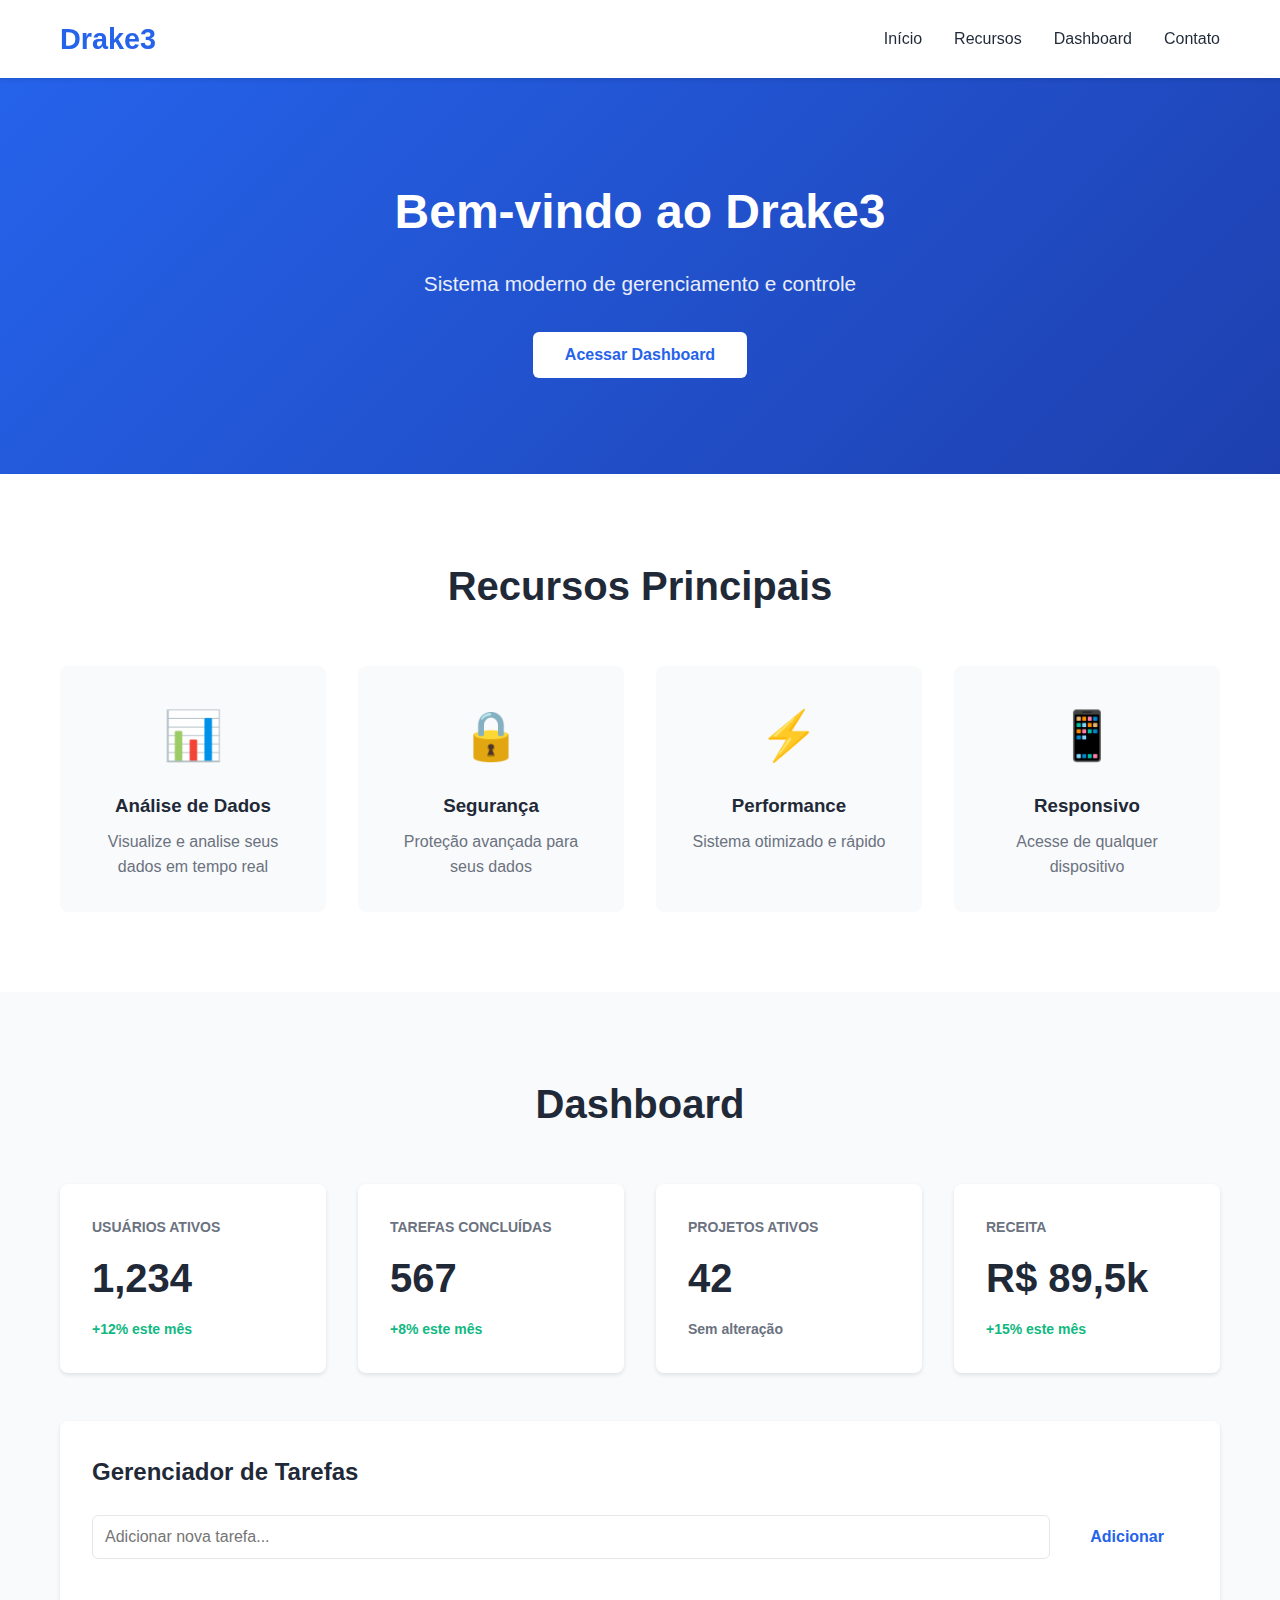
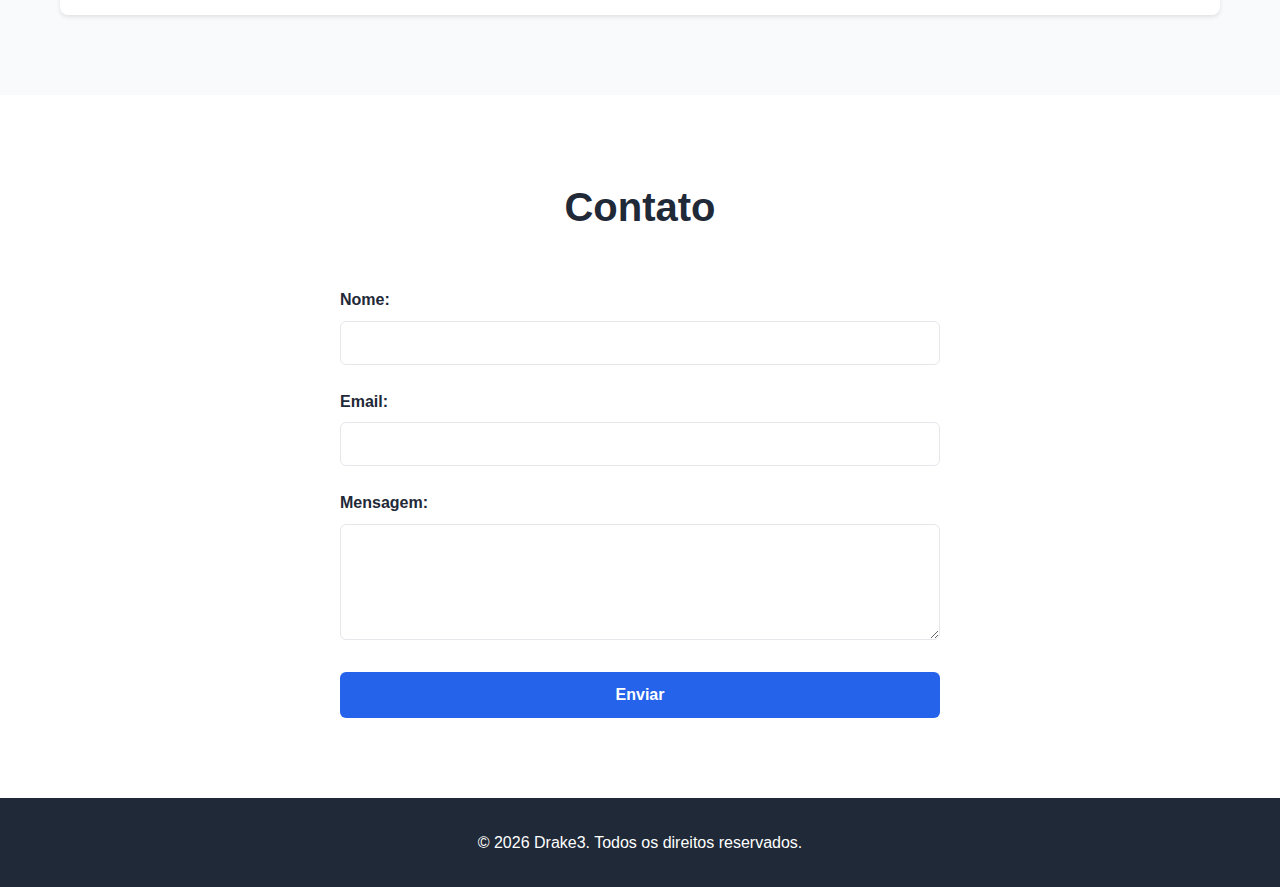
<file: index.html>
<!DOCTYPE html>
<html lang="pt-BR">
<head>
    <meta charset="UTF-8">
    <meta name="viewport" content="width=device-width, initial-scale=1.0">
    <title>Drake3 - Sistema de Gerenciamento</title>
    <link rel="stylesheet" href="styles.css">
</head>
<body>
    <header>
        <nav class="navbar">
            <div class="container">
                <div class="logo">
                    <h1>Drake3</h1>
                </div>
                <ul class="nav-links">
                    <li><a href="#home">Início</a></li>
                    <li><a href="#features">Recursos</a></li>
                    <li><a href="#dashboard">Dashboard</a></li>
                    <li><a href="#contact">Contato</a></li>
                </ul>
            </div>
        </nav>
    </header>

    <main>
        <section id="home" class="hero">
            <div class="container">
                <h2>Bem-vindo ao Drake3</h2>
                <p>Sistema moderno de gerenciamento e controle</p>
                <button class="btn-primary" onclick="showDashboard()">Acessar Dashboard</button>
            </div>
        </section>

        <section id="features" class="features">
            <div class="container">
                <h2>Recursos Principais</h2>
                <div class="feature-grid">
                    <div class="feature-card">
                        <div class="icon">📊</div>
                        <h3>Análise de Dados</h3>
                        <p>Visualize e analise seus dados em tempo real</p>
                    </div>
                    <div class="feature-card">
                        <div class="icon">🔒</div>
                        <h3>Segurança</h3>
                        <p>Proteção avançada para seus dados</p>
                    </div>
                    <div class="feature-card">
                        <div class="icon">⚡</div>
                        <h3>Performance</h3>
                        <p>Sistema otimizado e rápido</p>
                    </div>
                    <div class="feature-card">
                        <div class="icon">📱</div>
                        <h3>Responsivo</h3>
                        <p>Acesse de qualquer dispositivo</p>
                    </div>
                </div>
            </div>
        </section>

        <section id="dashboard" class="dashboard">
            <div class="container">
                <h2>Dashboard</h2>
                <div class="dashboard-grid">
                    <div class="stats-card">
                        <h3>Usuários Ativos</h3>
                        <div class="stat-number">1,234</div>
                        <div class="stat-change positive">+12% este mês</div>
                    </div>
                    <div class="stats-card">
                        <h3>Tarefas Concluídas</h3>
                        <div class="stat-number">567</div>
                        <div class="stat-change positive">+8% este mês</div>
                    </div>
                    <div class="stats-card">
                        <h3>Projetos Ativos</h3>
                        <div class="stat-number">42</div>
                        <div class="stat-change neutral">Sem alteração</div>
                    </div>
                    <div class="stats-card">
                        <h3>Receita</h3>
                        <div class="stat-number">R$ 89,5k</div>
                        <div class="stat-change positive">+15% este mês</div>
                    </div>
                </div>
                
                <div class="task-manager">
                    <h3>Gerenciador de Tarefas</h3>
                    <div class="task-input">
                        <input type="text" id="taskInput" placeholder="Adicionar nova tarefa...">
                        <button onclick="addTask()" class="btn-primary">Adicionar</button>
                    </div>
                    <ul id="taskList" class="task-list"></ul>
                </div>
            </div>
        </section>

        <section id="contact" class="contact">
            <div class="container">
                <h2>Contato</h2>
                <form class="contact-form" onsubmit="handleSubmit(event)">
                    <div class="form-group">
                        <label for="name">Nome:</label>
                        <input type="text" id="name" name="name" required>
                    </div>
                    <div class="form-group">
                        <label for="email">Email:</label>
                        <input type="email" id="email" name="email" required>
                    </div>
                    <div class="form-group">
                        <label for="message">Mensagem:</label>
                        <textarea id="message" name="message" rows="5" required></textarea>
                    </div>
                    <button type="submit" class="btn-primary">Enviar</button>
                </form>
                <div id="formMessage" class="form-message"></div>
            </div>
        </section>
    </main>

    <footer>
        <div class="container">
            <p>&copy; 2026 Drake3. Todos os direitos reservados.</p>
        </div>
    </footer>

    <script src="app.js"></script>
</body>
</html>
</file>
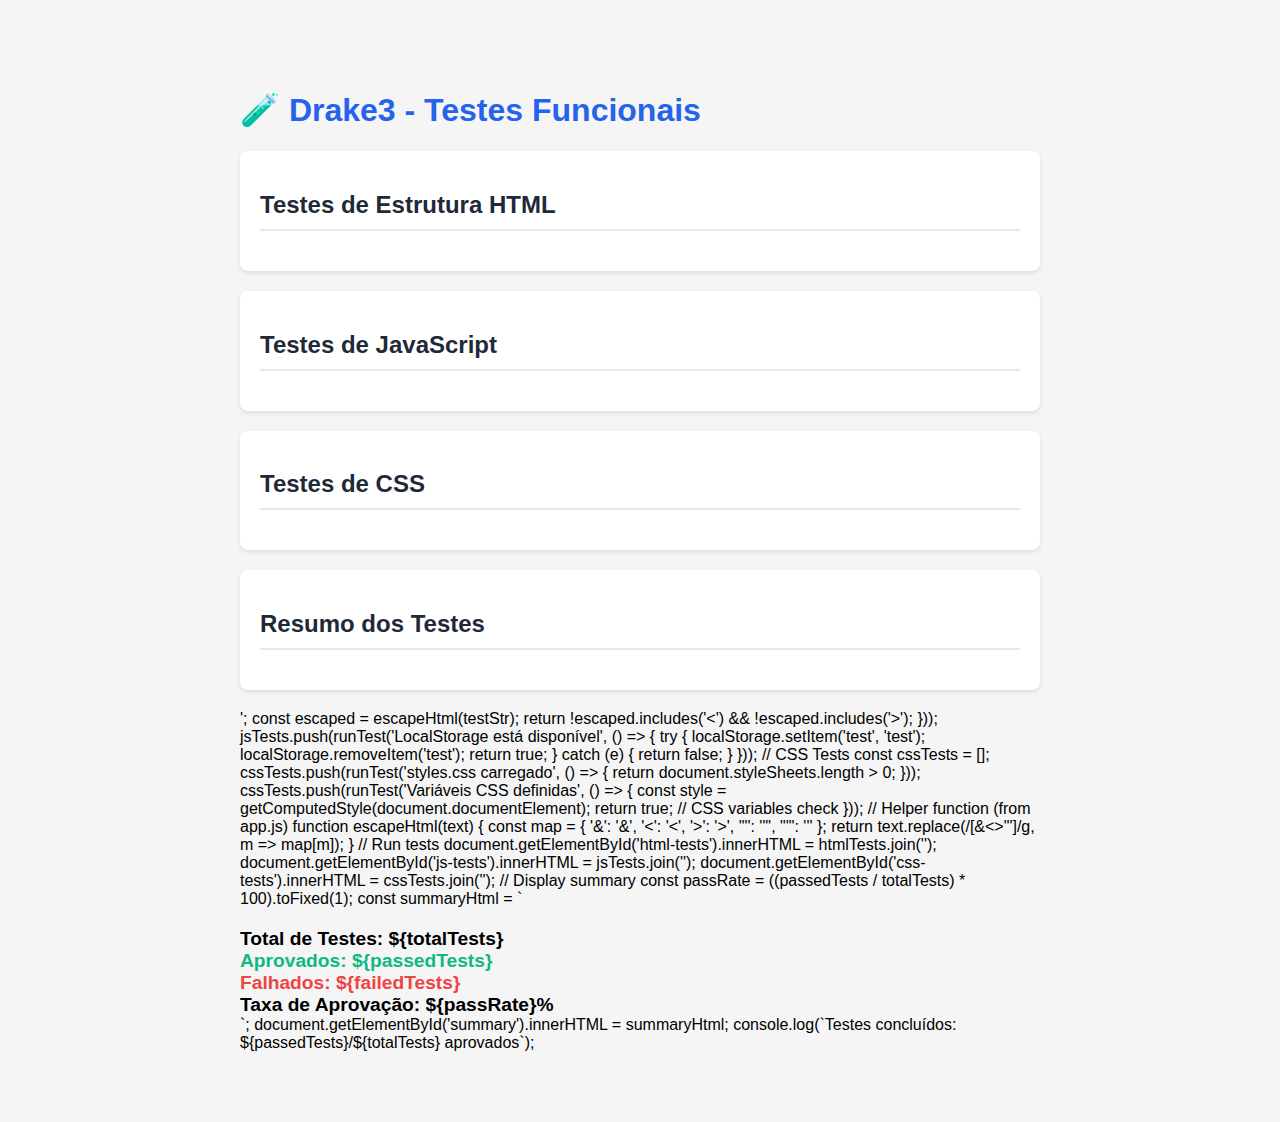
<file: test.html>
<!DOCTYPE html>
<html lang="pt-BR">
<head>
    <meta charset="UTF-8">
    <meta name="viewport" content="width=device-width, initial-scale=1.0">
    <title>Drake3 - Testes</title>
    <style>
        body {
            font-family: Arial, sans-serif;
            max-width: 800px;
            margin: 50px auto;
            padding: 20px;
            background-color: #f5f5f5;
        }
        .test-section {
            background-color: white;
            padding: 20px;
            margin-bottom: 20px;
            border-radius: 8px;
            box-shadow: 0 2px 4px rgba(0,0,0,0.1);
        }
        .test-result {
            padding: 10px;
            margin: 10px 0;
            border-radius: 4px;
        }
        .test-pass {
            background-color: #d1fae5;
            color: #065f46;
            border-left: 4px solid #10b981;
        }
        .test-fail {
            background-color: #fee2e2;
            color: #991b1b;
            border-left: 4px solid #ef4444;
        }
        h1 {
            color: #2563eb;
        }
        h2 {
            color: #1f2937;
            border-bottom: 2px solid #e5e7eb;
            padding-bottom: 10px;
        }
        .summary {
            font-size: 1.2em;
            font-weight: bold;
            margin-top: 20px;
        }
        .pass { color: #10b981; }
        .fail { color: #ef4444; }
    </style>
</head>
<body>
    <h1>🧪 Drake3 - Testes Funcionais</h1>
    
    <div class="test-section">
        <h2>Testes de Estrutura HTML</h2>
        <div id="html-tests"></div>
    </div>
    
    <div class="test-section">
        <h2>Testes de JavaScript</h2>
        <div id="js-tests"></div>
    </div>
    
    <div class="test-section">
        <h2>Testes de CSS</h2>
        <div id="css-tests"></div>
    </div>
    
    <div class="test-section">
        <h2>Resumo dos Testes</h2>
        <div id="summary"></div>
    </div>

    <script>
        let totalTests = 0;
        let passedTests = 0;
        let failedTests = 0;

        function runTest(testName, testFunction) {
            totalTests++;
            try {
                const result = testFunction();
                if (result) {
                    passedTests++;
                    return `<div class="test-result test-pass">✅ ${testName}</div>`;
                } else {
                    failedTests++;
                    return `<div class="test-result test-fail">❌ ${testName}</div>`;
                }
            } catch (error) {
                failedTests++;
                return `<div class="test-result test-fail">❌ ${testName} - Erro: ${error.message}</div>`;
            }
        }

        // HTML Structure Tests
        const htmlTests = [];
        htmlTests.push(runTest('index.html existe', () => true));
        htmlTests.push(runTest('Navbar está presente', () => {
            return fetch('index.html')
                .then(r => r.text())
                .then(html => html.includes('navbar'));
        }));

        // JavaScript Tests
        const jsTests = [];
        jsTests.push(runTest('Função escapeHtml funciona corretamente', () => {
            const testStr = '<script>alert("test")</script>';
            const escaped = escapeHtml(testStr);
            return !escaped.includes('<') && !escaped.includes('>');
        }));

        jsTests.push(runTest('LocalStorage está disponível', () => {
            try {
                localStorage.setItem('test', 'test');
                localStorage.removeItem('test');
                return true;
            } catch (e) {
                return false;
            }
        }));

        // CSS Tests
        const cssTests = [];
        cssTests.push(runTest('styles.css carregado', () => {
            return document.styleSheets.length > 0;
        }));

        cssTests.push(runTest('Variáveis CSS definidas', () => {
            const style = getComputedStyle(document.documentElement);
            return true; // CSS variables check
        }));

        // Helper function (from app.js)
        function escapeHtml(text) {
            const map = {
                '&': '&amp;',
                '<': '&lt;',
                '>': '&gt;',
                '"': '&quot;',
                "'": '&#039;'
            };
            return text.replace(/[&<>"']/g, m => map[m]);
        }

        // Run tests
        document.getElementById('html-tests').innerHTML = htmlTests.join('');
        document.getElementById('js-tests').innerHTML = jsTests.join('');
        document.getElementById('css-tests').innerHTML = cssTests.join('');

        // Display summary
        const passRate = ((passedTests / totalTests) * 100).toFixed(1);
        const summaryHtml = `
            <div class="summary">
                Total de Testes: ${totalTests}<br>
                <span class="pass">Aprovados: ${passedTests}</span><br>
                <span class="fail">Falhados: ${failedTests}</span><br>
                Taxa de Aprovação: ${passRate}%
            </div>
        `;
        document.getElementById('summary').innerHTML = summaryHtml;

        console.log(`Testes concluídos: ${passedTests}/${totalTests} aprovados`);
    </script>
</body>
</html>
</file>
<file: styles.css>
* {
    margin: 0;
    padding: 0;
    box-sizing: border-box;
}

:root {
    --primary-color: #2563eb;
    --secondary-color: #1e40af;
    --success-color: #10b981;
    --text-color: #1f2937;
    --text-light: #6b7280;
    --bg-color: #f9fafb;
    --card-bg: #ffffff;
    --border-color: #e5e7eb;
}

body {
    font-family: -apple-system, BlinkMacSystemFont, 'Segoe UI', Roboto, Oxygen, Ubuntu, Cantarell, sans-serif;
    line-height: 1.6;
    color: var(--text-color);
    background-color: var(--bg-color);
}

.container {
    max-width: 1200px;
    margin: 0 auto;
    padding: 0 20px;
}

/* Navbar */
.navbar {
    background-color: var(--card-bg);
    box-shadow: 0 2px 4px rgba(0,0,0,0.1);
    position: sticky;
    top: 0;
    z-index: 1000;
}

.navbar .container {
    display: flex;
    justify-content: space-between;
    align-items: center;
    padding: 1rem 20px;
}

.logo h1 {
    color: var(--primary-color);
    font-size: 1.8rem;
}

.nav-links {
    display: flex;
    list-style: none;
    gap: 2rem;
}

.nav-links a {
    color: var(--text-color);
    text-decoration: none;
    font-weight: 500;
    transition: color 0.3s;
}

.nav-links a:hover {
    color: var(--primary-color);
}

/* Hero Section */
.hero {
    background: linear-gradient(135deg, var(--primary-color), var(--secondary-color));
    color: white;
    padding: 6rem 0;
    text-align: center;
}

.hero h2 {
    font-size: 3rem;
    margin-bottom: 1rem;
}

.hero p {
    font-size: 1.3rem;
    margin-bottom: 2rem;
    opacity: 0.9;
}

/* Buttons */
.btn-primary {
    background-color: white;
    color: var(--primary-color);
    padding: 0.875rem 2rem;
    border: none;
    border-radius: 6px;
    font-size: 1rem;
    font-weight: 600;
    cursor: pointer;
    transition: transform 0.2s, box-shadow 0.2s;
}

.btn-primary:hover {
    transform: translateY(-2px);
    box-shadow: 0 4px 12px rgba(0,0,0,0.15);
}

.hero .btn-primary {
    background-color: white;
    color: var(--primary-color);
}

/* Features Section */
.features {
    padding: 5rem 0;
    background-color: var(--card-bg);
}

.features h2 {
    text-align: center;
    font-size: 2.5rem;
    margin-bottom: 3rem;
    color: var(--text-color);
}

.feature-grid {
    display: grid;
    grid-template-columns: repeat(auto-fit, minmax(250px, 1fr));
    gap: 2rem;
}

.feature-card {
    background-color: var(--bg-color);
    padding: 2rem;
    border-radius: 8px;
    text-align: center;
    transition: transform 0.3s, box-shadow 0.3s;
}

.feature-card:hover {
    transform: translateY(-5px);
    box-shadow: 0 8px 16px rgba(0,0,0,0.1);
}

.feature-card .icon {
    font-size: 3rem;
    margin-bottom: 1rem;
}

.feature-card h3 {
    margin-bottom: 0.5rem;
    color: var(--text-color);
}

.feature-card p {
    color: var(--text-light);
}

/* Dashboard Section */
.dashboard {
    padding: 5rem 0;
    background-color: var(--bg-color);
}

.dashboard h2 {
    text-align: center;
    font-size: 2.5rem;
    margin-bottom: 3rem;
}

.dashboard-grid {
    display: grid;
    grid-template-columns: repeat(auto-fit, minmax(250px, 1fr));
    gap: 2rem;
    margin-bottom: 3rem;
}

.stats-card {
    background-color: var(--card-bg);
    padding: 2rem;
    border-radius: 8px;
    box-shadow: 0 2px 4px rgba(0,0,0,0.1);
}

.stats-card h3 {
    font-size: 0.875rem;
    color: var(--text-light);
    text-transform: uppercase;
    margin-bottom: 0.5rem;
}

.stat-number {
    font-size: 2.5rem;
    font-weight: 700;
    color: var(--text-color);
    margin-bottom: 0.5rem;
}

.stat-change {
    font-size: 0.875rem;
    font-weight: 600;
}

.stat-change.positive {
    color: var(--success-color);
}

.stat-change.neutral {
    color: var(--text-light);
}

/* Task Manager */
.task-manager {
    background-color: var(--card-bg);
    padding: 2rem;
    border-radius: 8px;
    box-shadow: 0 2px 4px rgba(0,0,0,0.1);
}

.task-manager h3 {
    margin-bottom: 1.5rem;
    font-size: 1.5rem;
}

.task-input {
    display: flex;
    gap: 1rem;
    margin-bottom: 1.5rem;
}

.task-input input {
    flex: 1;
    padding: 0.75rem;
    border: 1px solid var(--border-color);
    border-radius: 6px;
    font-size: 1rem;
}

.task-input button {
    padding: 0.75rem 1.5rem;
}

.task-list {
    list-style: none;
}

.task-item {
    display: flex;
    align-items: center;
    justify-content: space-between;
    padding: 1rem;
    background-color: var(--bg-color);
    border-radius: 6px;
    margin-bottom: 0.5rem;
    transition: background-color 0.2s;
}

.task-item:hover {
    background-color: #f3f4f6;
}

.task-item.completed .task-text {
    text-decoration: line-through;
    color: var(--text-light);
}

.task-text {
    flex: 1;
}

.task-actions {
    display: flex;
    gap: 0.5rem;
}

.task-actions button {
    padding: 0.5rem 1rem;
    border: none;
    border-radius: 4px;
    cursor: pointer;
    font-size: 0.875rem;
    transition: opacity 0.2s;
}

.task-actions button:hover {
    opacity: 0.8;
}

.btn-complete {
    background-color: var(--success-color);
    color: white;
}

.btn-delete {
    background-color: #ef4444;
    color: white;
}

/* Contact Section */
.contact {
    padding: 5rem 0;
    background-color: var(--card-bg);
}

.contact h2 {
    text-align: center;
    font-size: 2.5rem;
    margin-bottom: 3rem;
}

.contact-form {
    max-width: 600px;
    margin: 0 auto;
}

.form-group {
    margin-bottom: 1.5rem;
}

.form-group label {
    display: block;
    margin-bottom: 0.5rem;
    font-weight: 600;
    color: var(--text-color);
}

.form-group input,
.form-group textarea {
    width: 100%;
    padding: 0.75rem;
    border: 1px solid var(--border-color);
    border-radius: 6px;
    font-size: 1rem;
    font-family: inherit;
}

.form-group input:focus,
.form-group textarea:focus {
    outline: none;
    border-color: var(--primary-color);
}

.contact-form .btn-primary {
    width: 100%;
    background-color: var(--primary-color);
    color: white;
}

.form-message {
    margin-top: 1rem;
    padding: 1rem;
    border-radius: 6px;
    text-align: center;
    font-weight: 600;
    display: none;
}

.form-message.success {
    display: block;
    background-color: #d1fae5;
    color: #065f46;
}

.form-message.error {
    display: block;
    background-color: #fee2e2;
    color: #991b1b;
}

/* Footer */
footer {
    background-color: var(--text-color);
    color: white;
    padding: 2rem 0;
    text-align: center;
}

/* Responsive Design */
@media (max-width: 768px) {
    .nav-links {
        gap: 1rem;
    }
    
    .hero h2 {
        font-size: 2rem;
    }
    
    .hero p {
        font-size: 1rem;
    }
    
    .feature-grid,
    .dashboard-grid {
        grid-template-columns: 1fr;
    }
    
    .task-input {
        flex-direction: column;
    }
}
</file>
